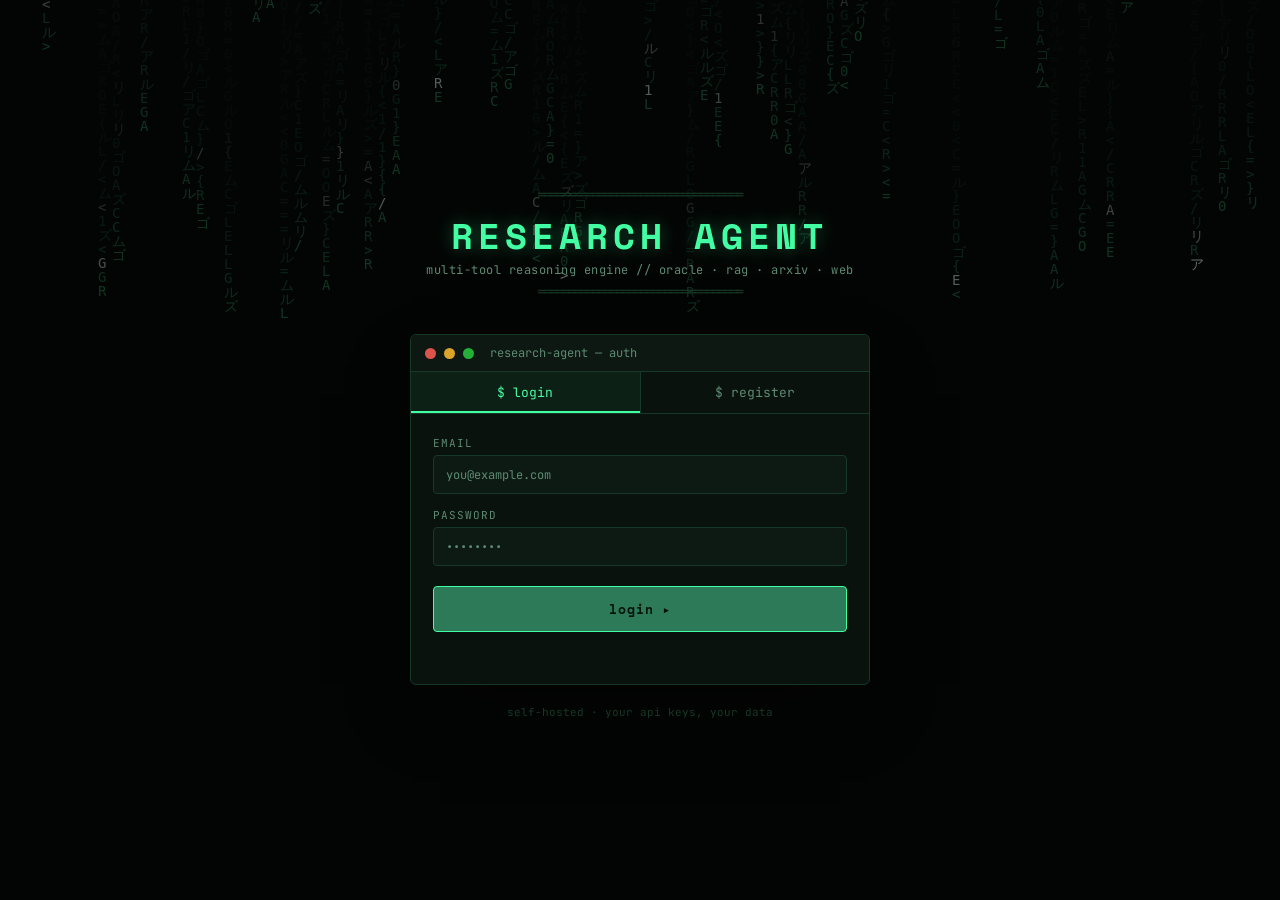
<file: app/static/auth.html>
<!doctype html>
<html lang="en">
<head>
<meta charset="utf-8"/>
<meta name="viewport" content="width=device-width,initial-scale=1"/>
<title>research-agent :: login</title>
<link rel="icon" href="data:,"/>
<link rel="preconnect" href="https://fonts.googleapis.com"/>
<link href="https://fonts.googleapis.com/css2?family=Space+Mono:wght@400;700&family=JetBrains+Mono:wght@400;500;700&display=swap" rel="stylesheet"/>
<style>
:root{
  --void:#060907;--bg-terminal:#0a120d;--bg-pane:#08100c;--bg-input:#0d1a13;
  --green-bright:#43ffa4;--green-mid:#34c886;--green-dim:#2c7a57;--green-line:#163826;
  --amber:#ffb454;--red-err:#ff6b6b;--paper:#cfe9da;--muted:#5d8a72;
  --font-d:'Space Mono',monospace;--font-b:'JetBrains Mono',monospace;
}
*,*::before,*::after{box-sizing:border-box;margin:0;padding:0}
html,body{min-height:100%;background:var(--void);color:var(--paper);font-family:var(--font-b)}
#rain{position:fixed;inset:0;z-index:0;opacity:.45;pointer-events:none}
.page{position:relative;z-index:1;min-height:100vh;display:flex;flex-direction:column;align-items:center;justify-content:center;padding:40px 20px}
.motd{text-align:center;margin-bottom:28px}
.motd__title{font-family:var(--font-d);font-weight:700;font-size:clamp(22px,5vw,36px);letter-spacing:5px;color:var(--green-bright);text-shadow:0 0 18px rgba(67,255,164,.35)}
.motd__rule{font-size:12px;color:var(--green-line);letter-spacing:-1px;overflow:hidden;white-space:nowrap;margin:6px 0}
.motd__tag{font-size:12px;color:var(--muted);letter-spacing:.5px}
.terminal{background:var(--bg-terminal);border:1px solid var(--green-line);border-radius:6px;box-shadow:0 30px 80px -30px rgba(0,0,0,.8);width:100%;max-width:460px;overflow:hidden}
.titlebar{display:flex;align-items:center;gap:8px;padding:10px 14px;background:#0d1812;border-bottom:1px solid var(--green-line)}
.dot{width:11px;height:11px;border-radius:50%;opacity:.85}
.dot--r{background:#ff5f56}.dot--y{background:#ffbd2e}.dot--g{background:#27c93f}
.ttxt{margin-left:8px;font-size:12px;color:var(--muted)}
.tabs{display:flex;border-bottom:1px solid var(--green-line)}
.tab{flex:1;padding:12px;background:transparent;border:none;color:var(--muted);font-family:var(--font-b);font-size:13px;cursor:pointer;transition:color .15s,background .15s}
.tab:not(:last-child){border-right:1px solid var(--green-line)}
.tab.active{color:var(--green-bright);background:rgba(67,255,164,.06);box-shadow:inset 0 -2px 0 var(--green-bright)}
.tab:hover:not(.active){color:var(--green-mid)}
.pane{padding:22px;display:none}
.pane.active{display:block}
.field{margin-bottom:14px}
.field label{display:block;font-size:11px;color:var(--muted);letter-spacing:1px;margin-bottom:5px}
.field input{width:100%;background:var(--bg-input);border:1px solid var(--green-line);color:var(--paper);font-family:var(--font-b);font-size:13px;padding:10px 12px;border-radius:4px;outline:none;transition:border-color .2s}
.field input:focus{border-color:var(--green-mid)}
.field input::placeholder{color:var(--muted);font-size:12px}
.submit-btn{width:100%;padding:12px;margin-top:6px;background:var(--green-dim);border:1px solid var(--green-bright);border-radius:4px;color:#04140b;font-family:var(--font-d);font-weight:700;font-size:13px;letter-spacing:1px;cursor:pointer;transition:background .2s}
.submit-btn:hover{background:var(--green-bright)}
.submit-btn:disabled{opacity:.5;cursor:not-allowed}
.log-area{margin-top:12px;font-size:12px;min-height:18px;line-height:1.5}
.log-area .err{color:var(--red-err)}
.log-area .ok{color:var(--green-bright)}
.footer{margin-top:20px;font-size:11px;color:var(--green-line);text-align:center}
</style>
</head>
<body>
<canvas id="rain"></canvas>
<div class="page">
  <div class="motd">
    <div class="motd__rule">══════════════════════════════════</div>
    <div class="motd__title">RESEARCH AGENT</div>
    <div class="motd__tag">multi-tool reasoning engine // oracle · rag · arxiv · web</div>
    <div class="motd__rule">══════════════════════════════════</div>
  </div>
  <div class="terminal">
    <div class="titlebar">
      <span class="dot dot--r"></span><span class="dot dot--y"></span><span class="dot dot--g"></span>
      <span class="ttxt">research-agent — auth</span>
    </div>
    <div class="tabs">
      <button class="tab active" id="tab-login" onclick="switchTab('login')">$ login</button>
      <button class="tab" id="tab-register" onclick="switchTab('register')">$ register</button>
    </div>
    <!-- LOGIN -->
    <div class="pane active" id="pane-login">
      <div class="field"><label>EMAIL</label><input type="email" id="l-email" placeholder="you@example.com" autocomplete="email"/></div>
      <div class="field"><label>PASSWORD</label><input type="password" id="l-pass" placeholder="••••••••" autocomplete="current-password"/></div>
      <button class="submit-btn" id="login-btn" onclick="doLogin()">login ▸</button>
      <div class="log-area" id="login-log"></div>
    </div>
    <!-- REGISTER -->
    <div class="pane" id="pane-register">
      <div class="field"><label>USERNAME</label><input type="text" id="r-user" placeholder="your name" autocomplete="username"/></div>
      <div class="field"><label>EMAIL</label><input type="email" id="r-email" placeholder="you@example.com" autocomplete="email"/></div>
      <div class="field"><label>PASSWORD (min 8 characters)</label><input type="password" id="r-pass" placeholder="••••••••" autocomplete="new-password"/></div>
      <div class="field"><label>CONFIRM PASSWORD</label><input type="password" id="r-confirm" placeholder="••••••••" autocomplete="new-password"/></div>
      <button class="submit-btn" id="reg-btn" onclick="doRegister()">create account ▸</button>
      <div class="log-area" id="reg-log"></div>
    </div>
  </div>
  <div class="footer">self-hosted · your api keys, your data</div>
</div>
<script>
if (localStorage.getItem('token')) window.location.href = '/';

function switchTab(t) {
  document.getElementById('tab-login').classList.toggle('active', t==='login');
  document.getElementById('tab-register').classList.toggle('active', t==='register');
  document.getElementById('pane-login').classList.toggle('active', t==='login');
  document.getElementById('pane-register').classList.toggle('active', t==='register');
}

document.addEventListener('keydown', function(e) {
  if (e.key !== 'Enter') return;
  if (document.getElementById('pane-login').classList.contains('active')) doLogin();
  else doRegister();
});

async function doLogin() {
  var email = document.getElementById('l-email').value.trim();
  var pass  = document.getElementById('l-pass').value;
  var log   = document.getElementById('login-log');
  var btn   = document.getElementById('login-btn');
  if (!email || !pass) { log.innerHTML = '<span class="err">[error] fill in all fields</span>'; return; }
  btn.disabled = true;
  log.innerHTML = '<span>[login] authenticating...</span>';
  try {
    var res  = await fetch('/api/auth/login', {method:'POST', headers:{'Content-Type':'application/json'}, body:JSON.stringify({email:email, password:pass})});
    var data = await res.json();
    if (!res.ok) { log.innerHTML = '<span class="err">[error] ' + (data.detail||'login failed') + '</span>'; btn.disabled=false; return; }
    localStorage.setItem('token', data.token);
    localStorage.setItem('username', data.username);
    log.innerHTML = '<span class="ok">[ok] welcome back, ' + data.username + ' — redirecting...</span>';
    var meRes = await fetch('/api/auth/me', {headers:{'Authorization':'Bearer '+data.token}});
    var me    = await meRes.json();
    setTimeout(function() { window.location.href = me.has_keys ? '/' : '/setup'; }, 800);
  } catch(e) { log.innerHTML = '<span class="err">[error] could not reach server</span>'; btn.disabled=false; }
}

async function doRegister() {
  var user    = document.getElementById('r-user').value.trim();
  var email   = document.getElementById('r-email').value.trim();
  var pass    = document.getElementById('r-pass').value;
  var confirm = document.getElementById('r-confirm').value;
  var log     = document.getElementById('reg-log');
  var btn     = document.getElementById('reg-btn');
  if (!user||!email||!pass||!confirm) { log.innerHTML='<span class="err">[error] fill in all fields</span>'; return; }
  if (pass !== confirm) { log.innerHTML='<span class="err">[error] passwords do not match</span>'; return; }
  if (pass.length < 8)  { log.innerHTML='<span class="err">[error] password must be at least 8 characters</span>'; return; }
  btn.disabled = true;
  log.innerHTML = '<span>[register] creating account...</span>';
  try {
    var res  = await fetch('/api/auth/register', {method:'POST', headers:{'Content-Type':'application/json'}, body:JSON.stringify({username:user, email:email, password:pass})});
    var data = await res.json();
    if (!res.ok) { log.innerHTML='<span class="err">[error] '+(data.detail||'registration failed')+'</span>'; btn.disabled=false; return; }
    localStorage.setItem('token', data.token);
    localStorage.setItem('username', data.username);
    log.innerHTML = '<span class="ok">[ok] account created — setting up your api keys...</span>';
    setTimeout(function() { window.location.href='/setup'; }, 800);
  } catch(e) { log.innerHTML='<span class="err">[error] could not reach server</span>'; btn.disabled=false; }
}

// matrix rain
(function(){
  var canvas=document.getElementById('rain'), ctx=canvas.getContext('2d');
  var chars='01アルゴリズムRAGORACLE{}</>=', fs=14, cols, drops;
  function resize(){canvas.width=window.innerWidth;canvas.height=window.innerHeight;cols=Math.floor(canvas.width/fs);drops=Array.from({length:cols},function(){return Math.random()*(-canvas.height/fs);});}
  window.addEventListener('resize',resize); resize();
  var frame=0;
  function draw(){frame++;if(frame%3===0){ctx.fillStyle='rgba(6,9,7,0.16)';ctx.fillRect(0,0,canvas.width,canvas.height);ctx.font=fs+'px monospace';for(var i=0;i<cols;i++){var ch=chars[Math.floor(Math.random()*chars.length)];ctx.fillStyle=Math.random()>.94?'#cfe9da':'#1f6b46';ctx.fillText(ch,i*fs,drops[i]*fs);if(drops[i]*fs>canvas.height&&Math.random()>.985)drops[i]=0;drops[i]++;}}requestAnimationFrame(draw);}
  if(!window.matchMedia('(prefers-reduced-motion: reduce)').matches) draw();
})();
</script>
</body>
</html>
</file>
